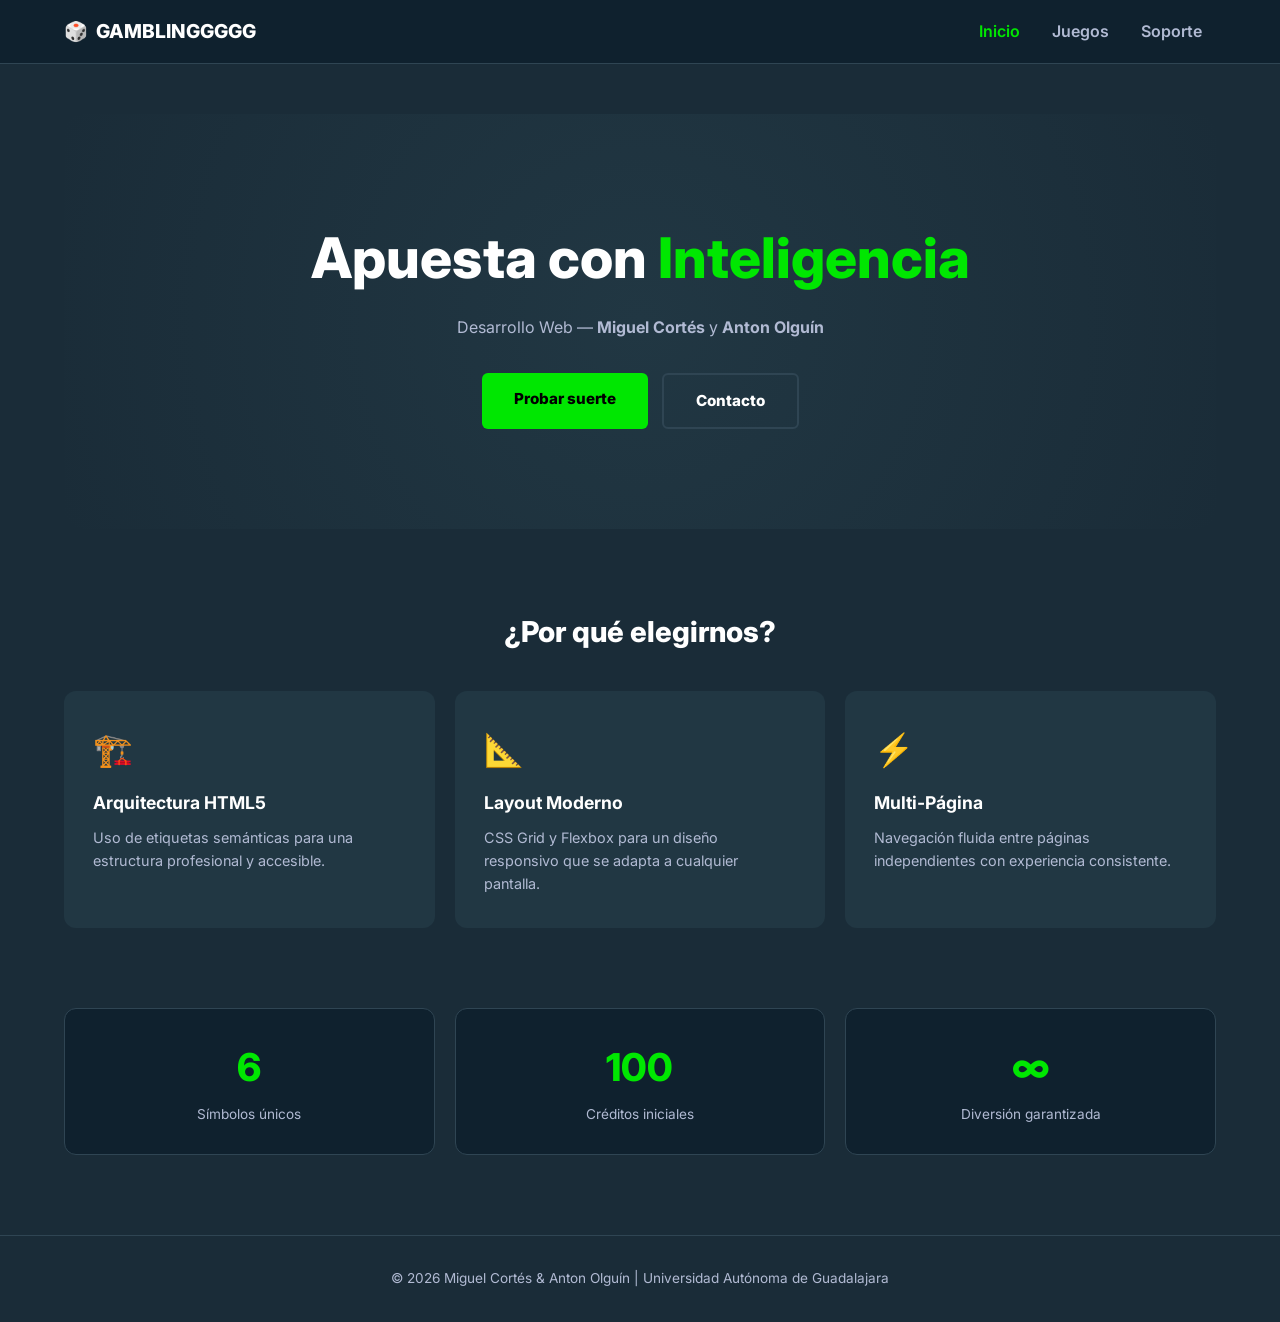
<file: index.html>
<!DOCTYPE html>
<html lang="es">
<head>
    <meta charset="UTF-8">
    <meta name="viewport" content="width=device-width, initial-scale=1.0">
    <title>GAMBLINGGGGG | Inicio</title>
    <link rel="stylesheet" href="assets/css/styles.css?v=3">
</head>
<body>

    <header>
        <a href="index.html" class="logo"><span>🎲</span> GAMBLINGGGGG</a>
        <nav>
            <ul>
                <li><a href="index.html">Inicio</a></li>
                <li><a href="juegos.html">Juegos</a></li>
                <li><a href="soporte.html">Soporte</a></li>
            </ul>
        </nav>
    </header>

    <main>
        <section class="hero">
            <h1>Apuesta con <span>Inteligencia</span></h1>
            <p class="hero-sub">Desarrollo Web — <b>Miguel Cortés</b> y <b>Anton Olguín</b></p>
            <div class="hero-actions">
                <a href="juegos.html" class="btn-main">Probar suerte</a>
                <a href="soporte.html" class="btn-outline">Contacto</a>
            </div>
        </section>

        <section class="features-section">
            <h2 class="section-title">¿Por qué elegirnos?</h2>
            <div class="features-grid">
                <article class="feature-card">
                    <div class="feature-icon">🏗️</div>
                    <h3>Arquitectura HTML5</h3>
                    <p>Uso de etiquetas semánticas para una estructura profesional y accesible.</p>
                </article>
                <article class="feature-card">
                    <div class="feature-icon">📐</div>
                    <h3>Layout Moderno</h3>
                    <p>CSS Grid y Flexbox para un diseño responsivo que se adapta a cualquier pantalla.</p>
                </article>
                <article class="feature-card">
                    <div class="feature-icon">⚡</div>
                    <h3>Multi-Página</h3>
                    <p>Navegación fluida entre páginas independientes con experiencia consistente.</p>
                </article>
            </div>
        </section>

        <section class="stats-section">
            <div class="stat-card">
                <span class="stat-number">6</span>
                <span class="stat-label">Símbolos únicos</span>
            </div>
            <div class="stat-card">
                <span class="stat-number">100</span>
                <span class="stat-label">Créditos iniciales</span>
            </div>
            <div class="stat-card">
                <span class="stat-number">∞</span>
                <span class="stat-label">Diversión garantizada</span>
            </div>
        </section>
    </main>

    <footer>
        <p>&copy; 2026 Miguel Cortés &amp; Anton Olguín | Universidad Autónoma de Guadalajara</p>
    </footer>

    <script src="assets/js/script.js?v=3"></script>
</body>
</html>
</file>
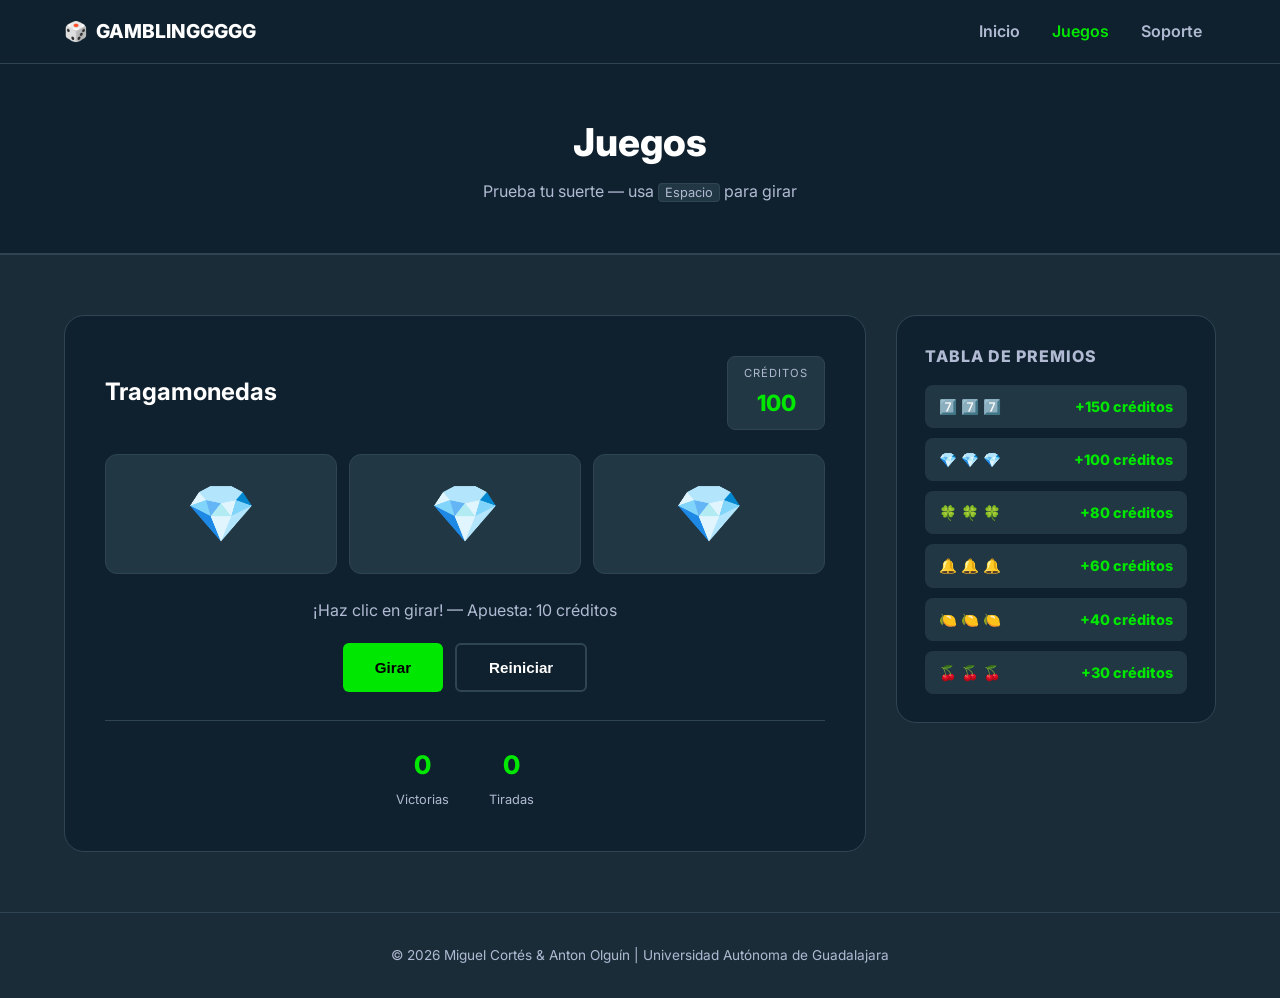
<file: juegos.html>
<!DOCTYPE html>
<html lang="es">
<head>
    <meta charset="UTF-8">
    <meta name="viewport" content="width=device-width, initial-scale=1.0">
    <title>GAMBLINGGGGG | Juegos</title>
    <link rel="stylesheet" href="assets/css/styles.css?v=3">
</head>
<body>

    <header>
        <a href="index.html" class="logo"><span>🎲</span> GAMBLINGGGGG</a>
        <nav>
            <ul>
                <li><a href="index.html">Inicio</a></li>
                <li><a href="juegos.html">Juegos</a></li>
                <li><a href="soporte.html">Soporte</a></li>
            </ul>
        </nav>
    </header>

    <!-- Banner: sesión anterior restaurada desde LocalStorage -->
    <div id="session-banner" class="session-banner" style="display:none">
        <span id="session-msg"></span>
        <button id="session-dismiss" class="banner-dismiss" aria-label="Cerrar">✕</button>
    </div>

    <div class="page-banner">
        <h1>Juegos</h1>
        <p>Prueba tu suerte — usa <kbd>Espacio</kbd> para girar</p>
    </div>

    <main>
        <section class="game-section">
            <div class="game-wrapper">
                <div class="game-header">
                    <h2>Tragamonedas</h2>
                    <div class="credits-display">
                        <span class="credits-label">Créditos</span>
                        <span class="credits-value" id="credits">100</span>
                    </div>
                </div>

                <div class="slot-display">
                    <div class="reel" id="reel1">💎</div>
                    <div class="reel" id="reel2">💎</div>
                    <div class="reel" id="reel3">💎</div>
                </div>

                <p id="game-status" class="game-status"></p>

                <div class="game-controls">
                    <button class="btn-main" id="spin-btn">Girar</button>
                    <button class="btn-outline" id="reset-btn">Reiniciar</button>
                </div>

                <div class="game-stats">
                    <div class="game-stat">
                        <span id="wins-count">0</span>
                        <span>Victorias</span>
                    </div>
                    <div class="game-stat">
                        <span id="spins-count">0</span>
                        <span>Tiradas</span>
                    </div>
                </div>
            </div>

            <!-- Tabla de premios: renderizada dinámicamente desde games.json -->
            <div class="symbols-guide">
                <h3>Tabla de premios</h3>
                <div class="symbols-grid" id="symbols-grid"></div>
            </div>
        </section>
    </main>

    <footer>
        <p>&copy; 2026 Miguel Cortés &amp; Anton Olguín | Universidad Autónoma de Guadalajara</p>
    </footer>

    <script src="assets/js/script.js?v=3"></script>
</body>
</html>
</file>
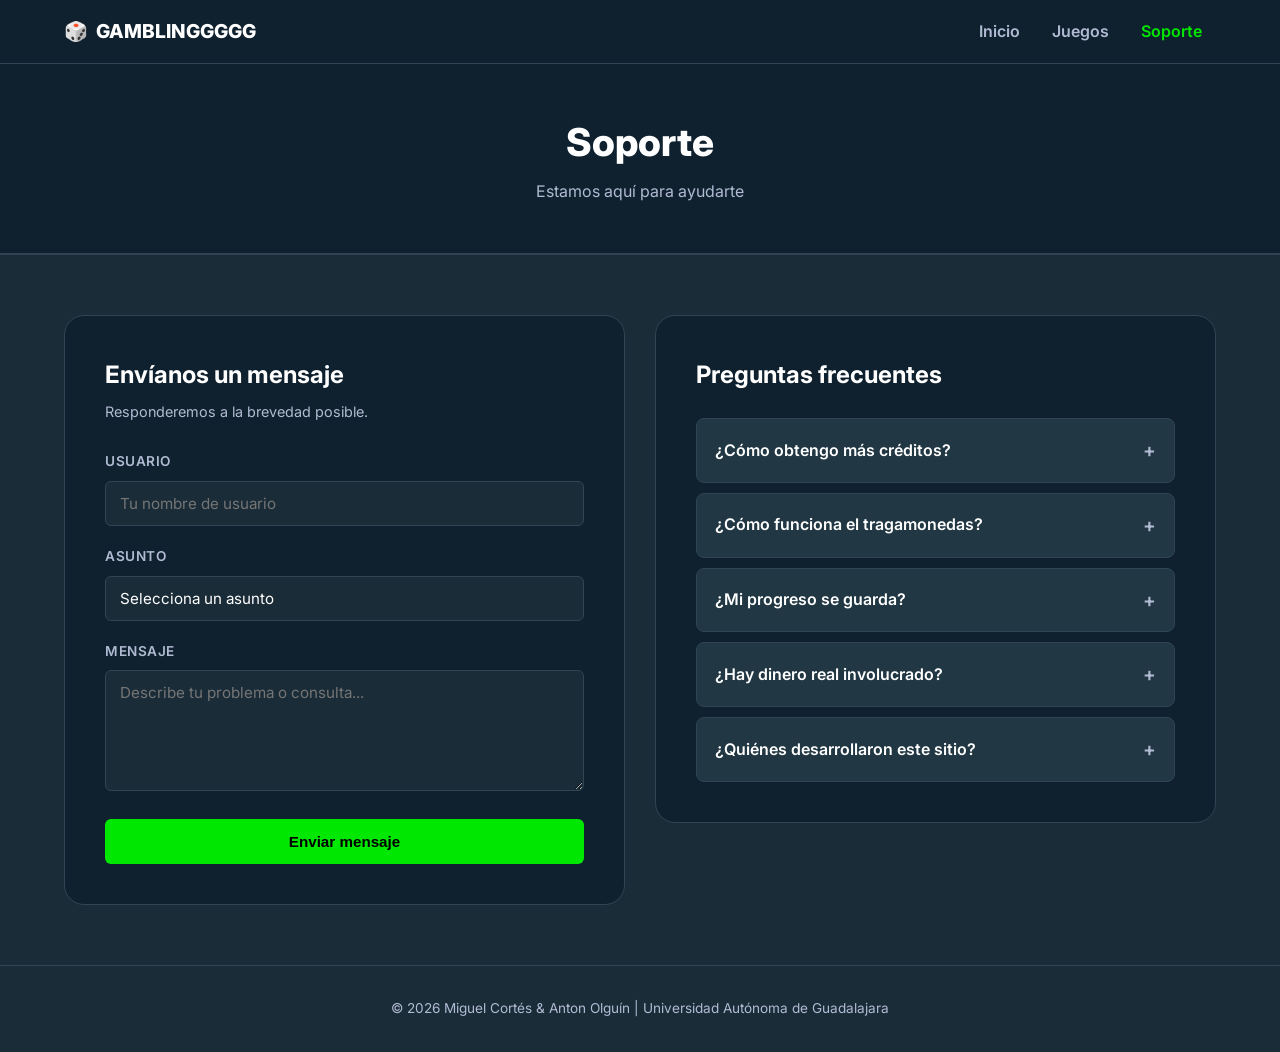
<file: soporte.html>
<!DOCTYPE html>
<html lang="es">
<head>
    <meta charset="UTF-8">
    <meta name="viewport" content="width=device-width, initial-scale=1.0">
    <title>GAMBLINGGGGG | Soporte</title>
    <link rel="stylesheet" href="assets/css/styles.css?v=3">
</head>
<body>

    <header>
        <a href="index.html" class="logo"><span>🎲</span> GAMBLINGGGGG</a>
        <nav>
            <ul>
                <li><a href="index.html">Inicio</a></li>
                <li><a href="juegos.html">Juegos</a></li>
                <li><a href="soporte.html">Soporte</a></li>
            </ul>
        </nav>
    </header>

    <div class="page-banner">
        <h1>Soporte</h1>
        <p>Estamos aquí para ayudarte</p>
    </div>

    <main>
        <section class="support-section">
            <div class="contact-form">
                <h2>Envíanos un mensaje</h2>
                <p class="form-subtitle">Responderemos a la brevedad posible.</p>

                <!-- Indicador de borrador guardado en LocalStorage -->
                <div id="draft-indicator" class="draft-indicator" style="display:none">
                    <span>📝 Borrador guardado automáticamente</span>
                </div>

                <form id="contact-form">
                    <div class="input-group">
                        <label for="username">Usuario</label>
                        <input type="text" id="username" placeholder="Tu nombre de usuario" required>
                    </div>
                    <div class="input-group">
                        <label for="subject">Asunto</label>
                        <select id="subject" required>
                            <option value="" disabled selected>Selecciona un asunto</option>
                            <option value="cuenta">Problema con mi cuenta</option>
                            <option value="creditos">Problema con créditos</option>
                            <option value="tecnico">Problema técnico</option>
                            <option value="otro">Otro</option>
                        </select>
                    </div>
                    <div class="input-group">
                        <label for="message">Mensaje</label>
                        <textarea id="message" rows="5" placeholder="Describe tu problema o consulta..." required></textarea>
                    </div>
                    <button type="submit" class="btn-main btn-full">Enviar mensaje</button>
                    <p id="form-msg" class="success-hidden">✅ ¡Mensaje enviado con éxito! Te contactaremos pronto.</p>
                </form>
            </div>

            <div class="faq">
                <h2>Preguntas frecuentes</h2>
                <div class="faq-list">
                    <details class="faq-item">
                        <summary>¿Cómo obtengo más créditos?</summary>
                        <p>Al reiniciar el juego recibes 100 créditos nuevamente. Es un juego de práctica sin dinero real.</p>
                    </details>
                    <details class="faq-item">
                        <summary>¿Cómo funciona el tragamonedas?</summary>
                        <p>Cada tirada cuesta 10 créditos. Si los tres carretes muestran el mismo símbolo, ganas según la tabla de premios.</p>
                    </details>
                    <details class="faq-item">
                        <summary>¿Mi progreso se guarda?</summary>
                        <p>Sí. Tus créditos y estadísticas se guardan automáticamente en tu navegador mediante LocalStorage, por lo que persisten entre visitas.</p>
                    </details>
                    <details class="faq-item">
                        <summary>¿Hay dinero real involucrado?</summary>
                        <p>No. Este es un proyecto universitario de Desarrollo Web. Todos los créditos son virtuales y sin valor monetario.</p>
                    </details>
                    <details class="faq-item">
                        <summary>¿Quiénes desarrollaron este sitio?</summary>
                        <p>Miguel Cortés y Anton Olguín, estudiantes de la Universidad Autónoma de Guadalajara.</p>
                    </details>
                </div>
            </div>
        </section>
    </main>

    <footer>
        <p>&copy; 2026 Miguel Cortés &amp; Anton Olguín | Universidad Autónoma de Guadalajara</p>
    </footer>

    <script src="assets/js/script.js?v=3"></script>
</body>
</html>
</file>
<file: assets/css/styles.css>
@import url('https://fonts.googleapis.com/css2?family=Inter:wght@400;600;800&display=swap');

:root {
    --bg-body:       #1a2c38;
    --bg-panel:      #0f212e;
    --bg-card:       #213743;
    --bg-card-hover: #2f4553;
    --accent-green:  #00e701;
    --accent-hover:  #00c501;
    --text-main:     #ffffff;
    --text-muted:    #b1bad3;
    --border:        #2f4553;
}

/* ── Reset ── */
* { margin: 0; padding: 0; box-sizing: border-box; }
html { scroll-behavior: smooth; }

body {
    font-family: 'Inter', sans-serif;
    background-color: var(--bg-body);
    color: var(--text-main);
    line-height: 1.6;
    min-height: 100vh;
    display: flex;
    flex-direction: column;
}

main { flex: 1; padding: 0 5%; }

/* ── Header ── */
header {
    background: var(--bg-panel);
    padding: 1rem 5%;
    display: flex;
    justify-content: space-between;
    align-items: center;
    position: sticky;
    top: 0;
    z-index: 1000;
    border-bottom: 1px solid var(--border);
}

.logo {
    font-size: 1.2rem;
    font-weight: 800;
    color: var(--text-main);
    text-decoration: none;
    display: flex;
    align-items: center;
    gap: 8px;
    transition: color 0.2s;
}
.logo:hover { color: var(--accent-green); }

nav ul { display: flex; list-style: none; gap: 4px; }
nav a {
    text-decoration: none;
    color: var(--text-muted);
    font-weight: 600;
    padding: 8px 14px;
    border-radius: 6px;
    transition: color 0.2s, background 0.2s;
}
nav a:hover { color: var(--text-main); background: var(--bg-card); }
nav a.active { color: var(--accent-green); }

/* ── Page banner (inner pages) ── */
.page-banner {
    display: block;
    width: 100%;
    background-color: #0f212e;
    background-color: var(--bg-panel);
    border-bottom: 2px solid #2f4553;
    border-bottom-color: var(--border);
    padding: 48px 5%;
    text-align: center;
    box-sizing: border-box;
}
.page-banner h1 { font-size: 2.4rem; font-weight: 800; color: #ffffff; color: var(--text-main); }
.page-banner p  { color: #b1bad3; color: var(--text-muted); margin-top: 6px; }

/* ── Hero (index) ── */
.hero {
    text-align: center;
    padding: 100px 20px;
    background: radial-gradient(circle, #213743 0%, #1a2c38 100%);
    border-radius: 20px;
    margin-top: 50px;
}
.hero h1 { font-size: clamp(2rem, 5vw, 3.5rem); font-weight: 800; }
.hero h1 span { color: var(--accent-green); }
.hero-sub { color: var(--text-muted); margin-top: 12px; font-size: 1rem; }

.hero-actions {
    display: flex;
    gap: 14px;
    justify-content: center;
    margin-top: 32px;
    flex-wrap: wrap;
}

/* ── Buttons ── */
.btn-main {
    background: var(--accent-green);
    color: #000;
    border: none;
    padding: 14px 32px;
    font-weight: 800;
    font-size: 0.95rem;
    border-radius: 6px;
    cursor: pointer;
    text-decoration: none;
    display: inline-block;
    transition: background 0.2s, transform 0.1s;
}
.btn-main:hover  { background: var(--accent-hover); }
.btn-main:active { transform: scale(0.97); }
.btn-main:disabled { opacity: 0.4; cursor: not-allowed; transform: none; }

.btn-outline {
    background: transparent;
    color: var(--text-main);
    border: 2px solid var(--border);
    padding: 14px 32px;
    font-weight: 800;
    font-size: 0.95rem;
    border-radius: 6px;
    cursor: pointer;
    text-decoration: none;
    display: inline-block;
    transition: border-color 0.2s, color 0.2s;
}
.btn-outline:hover { border-color: var(--text-muted); color: var(--text-muted); }

.btn-full { width: 100%; text-align: center; }

/* ── Features section ── */
.features-section { padding: 80px 0; }

.section-title {
    text-align: center;
    font-size: 1.8rem;
    font-weight: 800;
    margin-bottom: 36px;
}

.features-grid {
    display: grid;
    grid-template-columns: repeat(auto-fit, minmax(240px, 1fr));
    gap: 20px;
}

.feature-card {
    background: var(--bg-card);
    padding: 32px 28px;
    border-radius: 12px;
    border: 1px solid transparent;
    transition: border-color 0.2s, transform 0.2s;
}
.feature-card:hover { border-color: var(--border); transform: translateY(-4px); }

.feature-icon { font-size: 2rem; margin-bottom: 14px; }
.feature-card h3 { font-size: 1.1rem; margin-bottom: 8px; }
.feature-card p  { color: var(--text-muted); font-size: 0.9rem; }

/* ── Stats section ── */
.stats-section {
    display: grid;
    grid-template-columns: repeat(auto-fit, minmax(160px, 1fr));
    gap: 20px;
    padding: 0 0 80px;
}
.stat-card {
    background: var(--bg-panel);
    border: 1px solid var(--border);
    border-radius: 12px;
    padding: 28px;
    text-align: center;
    display: flex;
    flex-direction: column;
    gap: 6px;
}
.stat-number { font-size: 2.4rem; font-weight: 800; color: var(--accent-green); }
.stat-label  { color: var(--text-muted); font-size: 0.85rem; }

/* ── Game section ── */
.game-section {
    padding: 60px 0;
    display: -ms-grid;
    display: grid;
    grid-template-columns: 1fr 320px;
    gap: 30px;
    align-items: start;
    box-sizing: border-box;
    width: 100%;
}

.game-wrapper {
    min-width: 0;       /* evita overflow en grid */
    background-color: #0f212e;
    background-color: var(--bg-panel);
    padding: 40px;
    border-radius: 20px;
    border: 1px solid #2f4553;
    border-color: var(--border);
    box-sizing: border-box;
}

.game-header {
    display: flex;
    justify-content: space-between;
    align-items: center;
    margin-bottom: 24px;
}
.game-header h2 { font-size: 1.5rem; }

.credits-display {
    background: var(--bg-card);
    border: 1px solid var(--border);
    border-radius: 8px;
    padding: 8px 16px;
    display: flex;
    flex-direction: column;
    align-items: center;
    gap: 2px;
}
.credits-label { font-size: 0.7rem; color: var(--text-muted); text-transform: uppercase; letter-spacing: 1px; }
.credits-value { font-size: 1.4rem; font-weight: 800; color: var(--accent-green); }

.slot-display {
    display: grid;
    grid-template-columns: repeat(3, 1fr);
    gap: 12px;
    margin: 24px 0;
}
.reel {
    background: var(--bg-card);
    height: 120px;
    display: flex;
    justify-content: center;
    align-items: center;
    font-size: 3.5rem;
    border-radius: 12px;
    border: 1px solid var(--border);
    transition: border-color 0.2s;
}
.reel.winning { border-color: var(--accent-green); box-shadow: 0 0 12px rgba(0,231,1,0.3); }

.game-status {
    text-align: center;
    color: var(--text-muted);
    margin-bottom: 20px;
    min-height: 24px;
}

.game-controls {
    display: flex;
    gap: 12px;
    justify-content: center;
}

.game-stats {
    display: flex;
    justify-content: center;
    gap: 40px;
    margin-top: 28px;
    padding-top: 24px;
    border-top: 1px solid var(--border);
}
.game-stat {
    display: flex;
    flex-direction: column;
    align-items: center;
    gap: 4px;
}
.game-stat span:first-child { font-size: 1.6rem; font-weight: 800; color: var(--accent-green); }
.game-stat span:last-child  { font-size: 0.8rem; color: var(--text-muted); }

/* ── Symbols guide ── */
.symbols-guide {
    min-width: 0;       /* evita overflow en grid */
    background-color: #0f212e;
    background-color: var(--bg-panel);
    padding: 28px;
    border-radius: 20px;
    border: 1px solid #2f4553;
    border-color: var(--border);
    box-sizing: border-box;
}
.symbols-guide h3 { font-size: 1rem; font-weight: 800; margin-bottom: 16px; color: #b1bad3; color: var(--text-muted); text-transform: uppercase; letter-spacing: 1px; }

.symbols-grid { display: flex; flex-direction: column; gap: 10px; }
.symbol-row {
    display: flex;
    justify-content: space-between;
    align-items: center;
    background: var(--bg-card);
    padding: 10px 14px;
    border-radius: 8px;
    font-size: 0.9rem;
}
.prize { color: var(--accent-green); font-weight: 800; }

/* ── Support section ── */
.support-section {
    padding: 60px 0;
    display: grid;
    grid-template-columns: 1fr 1fr;
    gap: 30px;
    align-items: start;
    box-sizing: border-box;
    width: 100%;
}

.contact-form {
    min-width: 0;
    background-color: #0f212e;
    background-color: var(--bg-panel);
    padding: 40px;
    border-radius: 20px;
    border: 1px solid #2f4553;
    border-color: var(--border);
    box-sizing: border-box;
}
.contact-form h2 { font-size: 1.5rem; margin-bottom: 6px; }
.form-subtitle { color: var(--text-muted); font-size: 0.9rem; margin-bottom: 28px; }

.input-group { margin-bottom: 20px; }
.input-group label { display: block; font-size: 0.85rem; font-weight: 600; color: var(--text-muted); margin-bottom: 8px; text-transform: uppercase; letter-spacing: 0.5px; }

.input-group input,
.input-group textarea,
.input-group select {
    width: 100%;
    padding: 12px 14px;
    background: var(--bg-body);
    border: 1px solid var(--border);
    border-radius: 6px;
    color: var(--text-main);
    font-family: inherit;
    font-size: 0.95rem;
    transition: border-color 0.2s;
    appearance: none;
}
.input-group input:focus,
.input-group textarea:focus,
.input-group select:focus {
    outline: none;
    border-color: var(--accent-green);
}
.input-group textarea { resize: vertical; }

.success-hidden { display: none; color: var(--accent-green); margin-top: 16px; font-weight: 600; }

/* ── FAQ ── */
.faq {
    min-width: 0;
    background-color: #0f212e;
    background-color: var(--bg-panel);
    padding: 40px;
    border-radius: 20px;
    border: 1px solid #2f4553;
    border-color: var(--border);
    box-sizing: border-box;
}
.faq h2 { font-size: 1.5rem; margin-bottom: 24px; }
.faq-list { display: flex; flex-direction: column; gap: 10px; }

.faq-item {
    background: var(--bg-card);
    border-radius: 8px;
    border: 1px solid var(--border);
    overflow: hidden;
}
.faq-item summary {
    padding: 16px 18px;
    cursor: pointer;
    font-weight: 600;
    list-style: none;
    display: flex;
    justify-content: space-between;
    align-items: center;
    user-select: none;
    transition: color 0.2s;
}
.faq-item summary:hover { color: var(--accent-green); }
.faq-item summary::after { content: '+'; font-size: 1.2rem; color: var(--text-muted); }
.faq-item[open] summary::after { content: '−'; color: var(--accent-green); }
.faq-item p {
    padding: 0 18px 16px;
    color: var(--text-muted);
    font-size: 0.9rem;
}

/* ── Footer ── */
footer {
    padding: 32px 5%;
    text-align: center;
    color: var(--text-muted);
    font-size: 0.85rem;
    border-top: 1px solid var(--border);
    margin-top: auto;
}

/* ── Animaciones ── */
@keyframes reel-blur {
    0%, 100% { filter: blur(0px);   opacity: 1; }
    50%       { filter: blur(3px);  opacity: 0.7; }
}

@keyframes pulse-win {
    0%, 100% { box-shadow: 0 0 10px rgba(0,231,1,0.3); }
    50%       { box-shadow: 0 0 28px rgba(0,231,1,0.8); }
}

@keyframes flash-credit {
    0%   { color: var(--accent-green); transform: scale(1); }
    40%  { color: #fff;                transform: scale(1.3); }
    100% { color: var(--accent-green); transform: scale(1); }
}

@keyframes slide-down {
    from { opacity: 0; transform: translateY(-10px); }
    to   { opacity: 1; transform: translateY(0); }
}

.reel.spinning { animation: reel-blur 0.15s infinite; }
.reel.winning  { animation: pulse-win 0.9s ease-in-out infinite; border-color: var(--accent-green); }
.credits-value.flash { animation: flash-credit 0.45s ease-out; }

/* ── Session banner (LocalStorage) ── */
.session-banner {
    display: flex;
    align-items: center;
    justify-content: space-between;
    background: #1b3a2a;
    border-bottom: 1px solid #2a5c3a;
    padding: 12px 5%;
    font-size: 0.88rem;
    color: var(--accent-green);
    animation: slide-down 0.3s ease;
    gap: 12px;
}
.banner-dismiss {
    background: none;
    border: none;
    color: var(--text-muted);
    cursor: pointer;
    font-size: 1rem;
    flex-shrink: 0;
    padding: 2px 6px;
    border-radius: 4px;
    transition: color 0.2s;
}
.banner-dismiss:hover { color: var(--text-main); }

/* ── Draft indicator (LocalStorage) ── */
.draft-indicator {
    display: flex;
    align-items: center;
    gap: 8px;
    background: #1b2e3a;
    border: 1px solid var(--border);
    border-radius: 6px;
    padding: 8px 14px;
    font-size: 0.82rem;
    color: var(--text-muted);
    margin-bottom: 20px;
    animation: slide-down 0.3s ease;
}

/* ── kbd (atajo de teclado) ── */
kbd {
    background: var(--bg-card);
    border: 1px solid var(--border);
    border-radius: 4px;
    padding: 1px 6px;
    font-family: inherit;
    font-size: 0.8em;
    color: var(--text-muted);
}

/* ── Responsive ── */
@media (max-width: 768px) {
    .game-section,
    .support-section {
        grid-template-columns: 1fr;
    }
    .hero { padding: 60px 16px; }
    header { flex-direction: column; gap: 14px; }
    .game-controls { flex-direction: column; }
}
</file>
